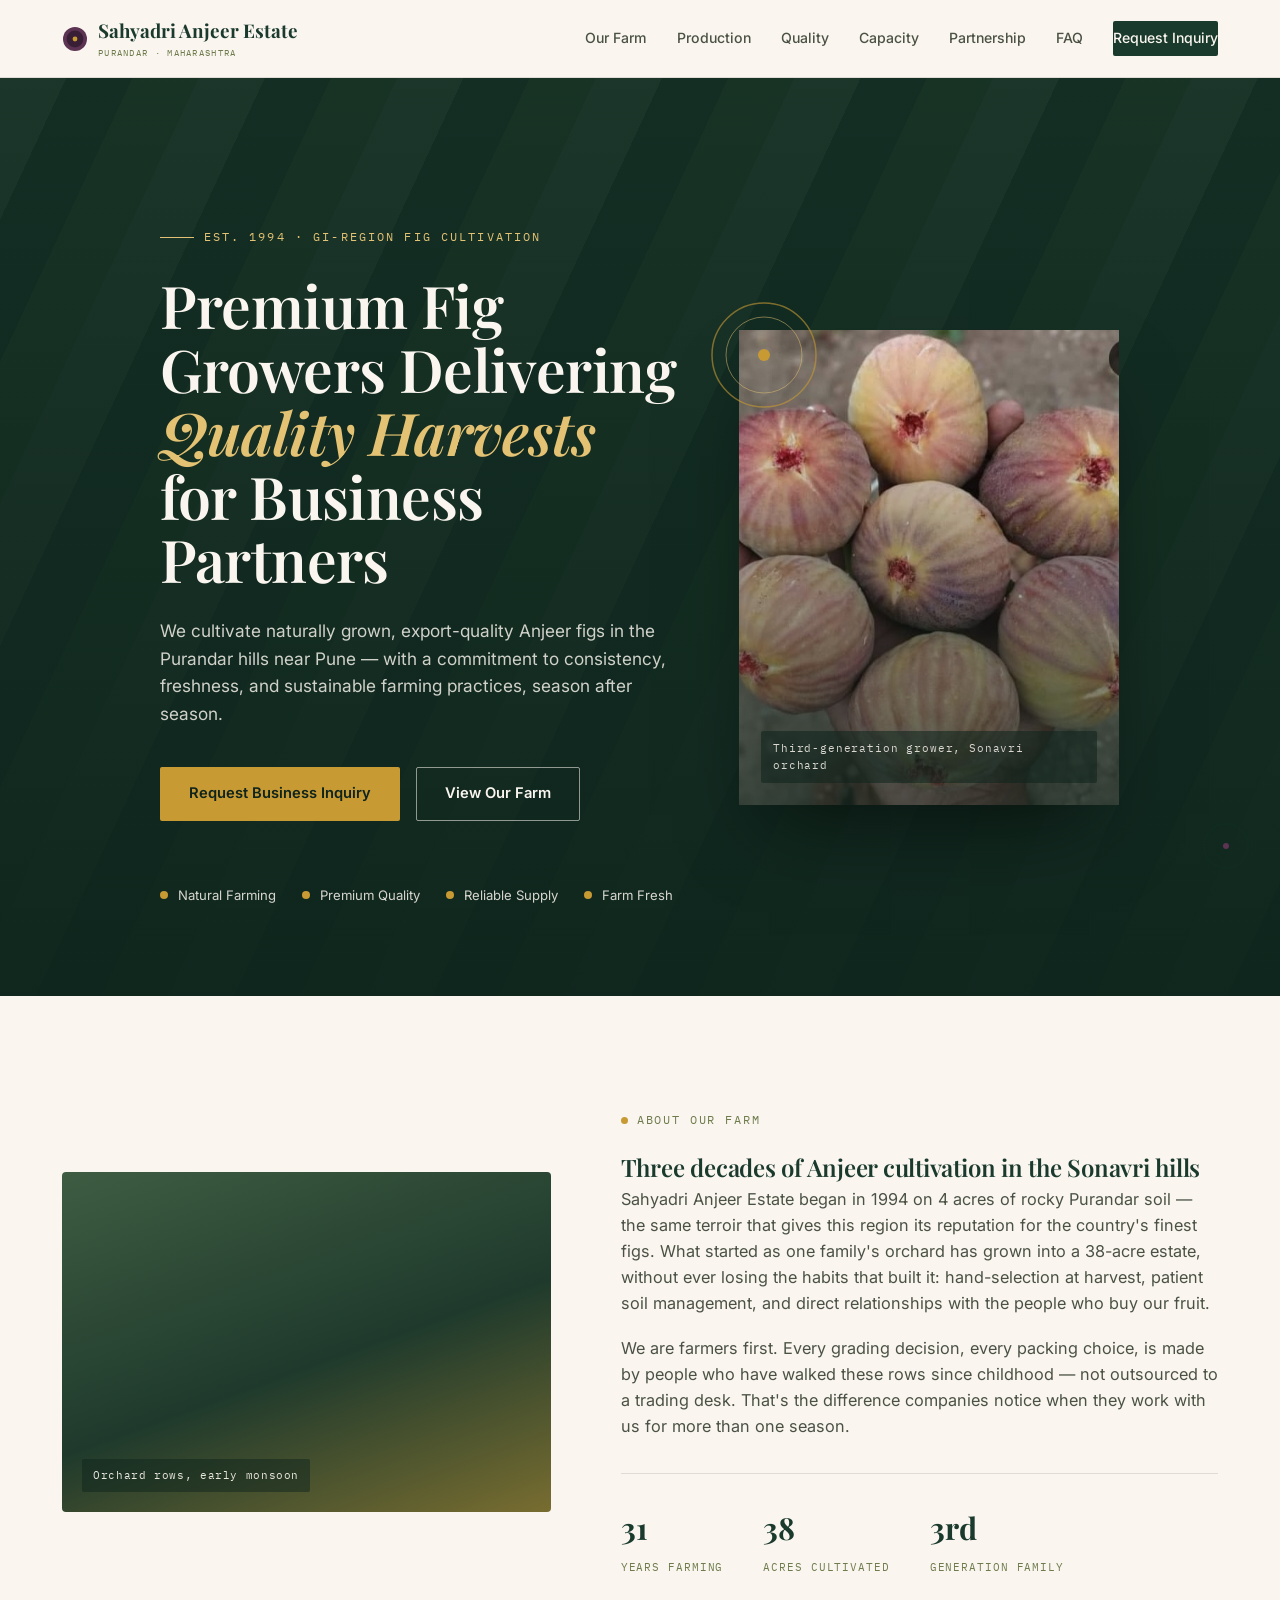
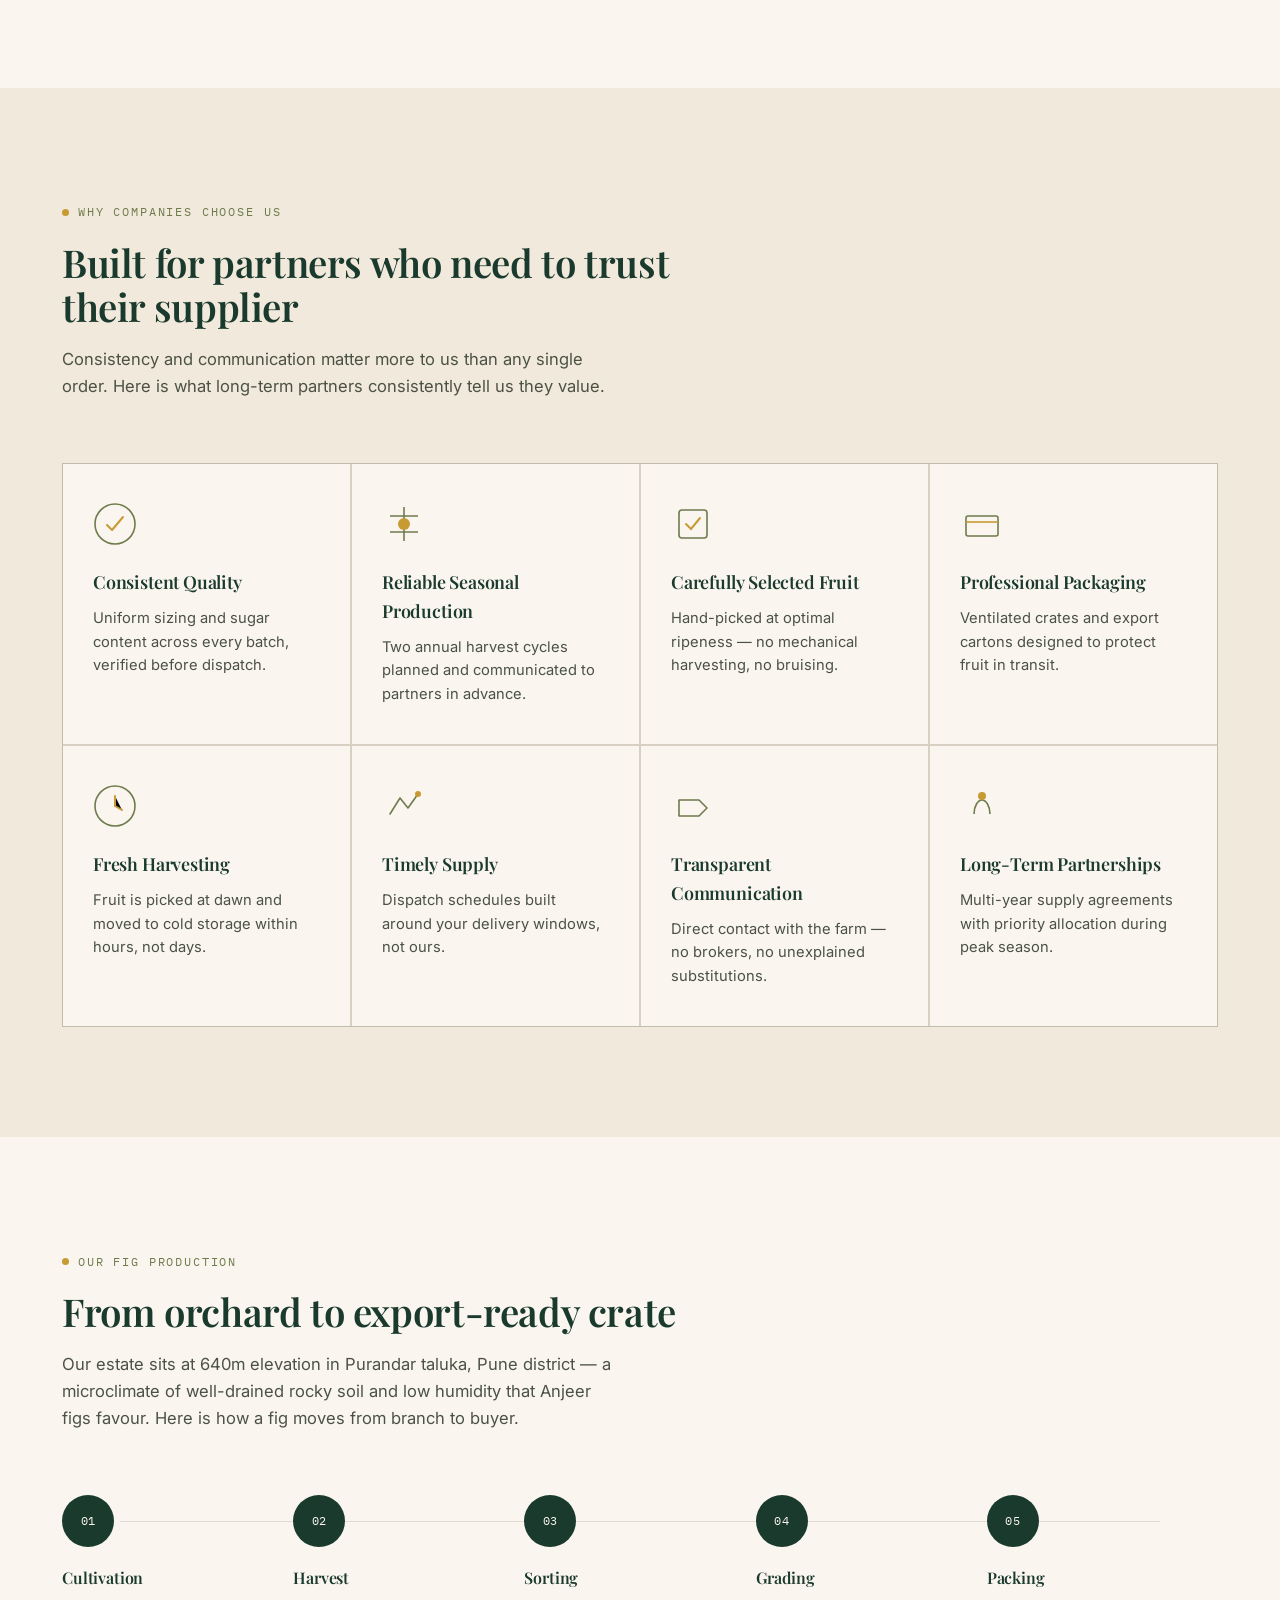
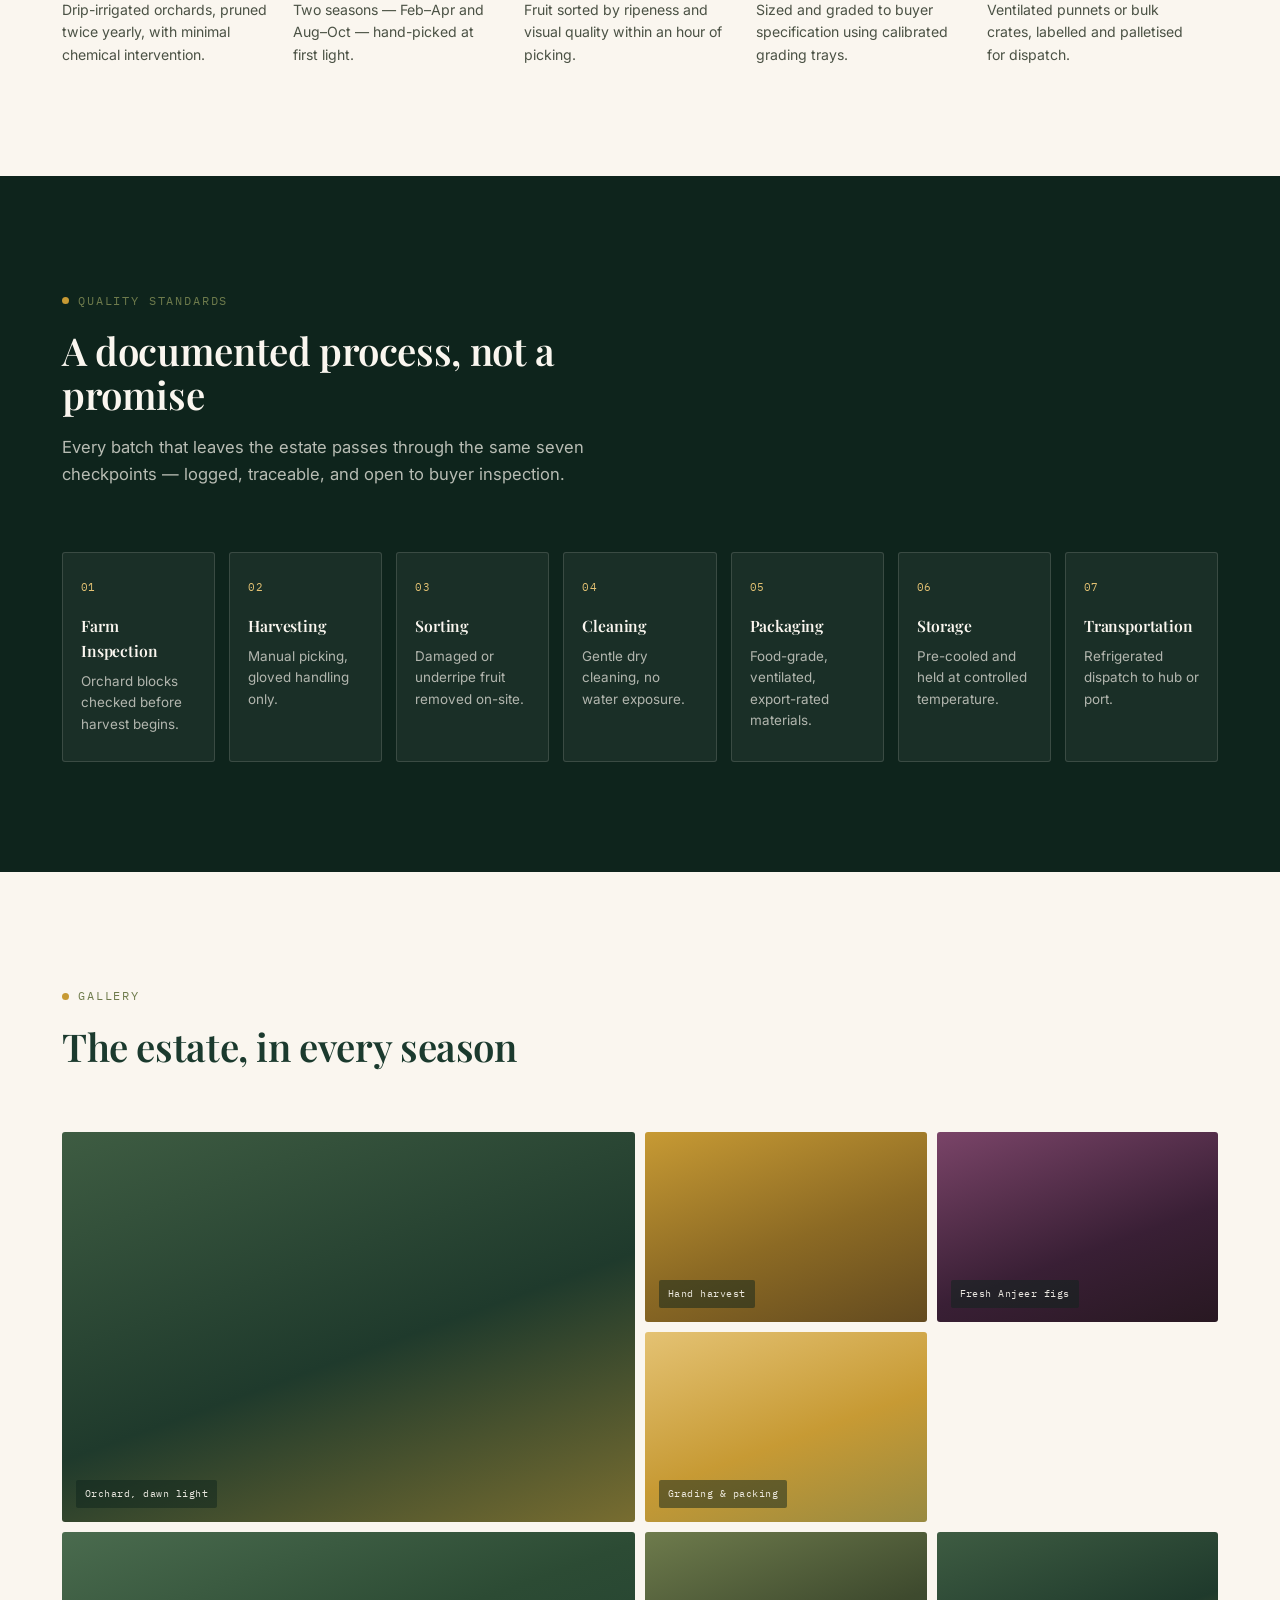
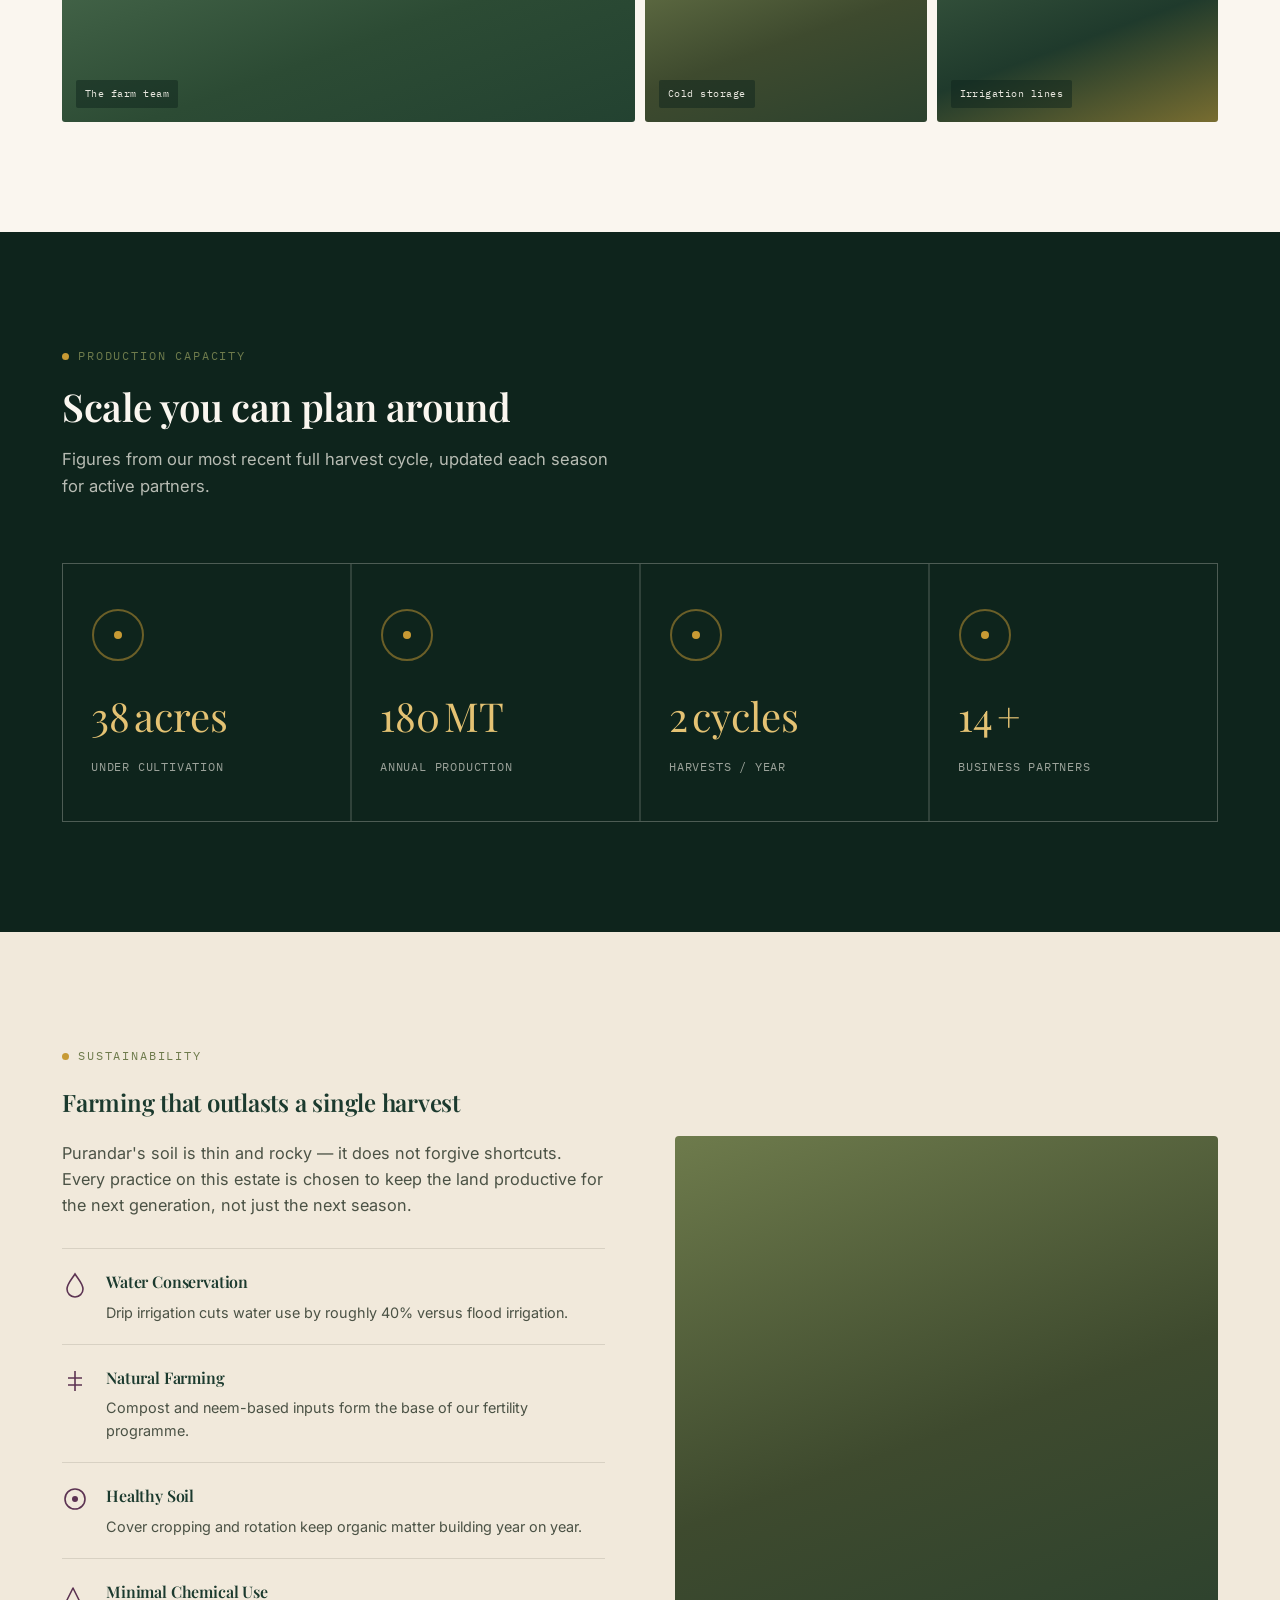
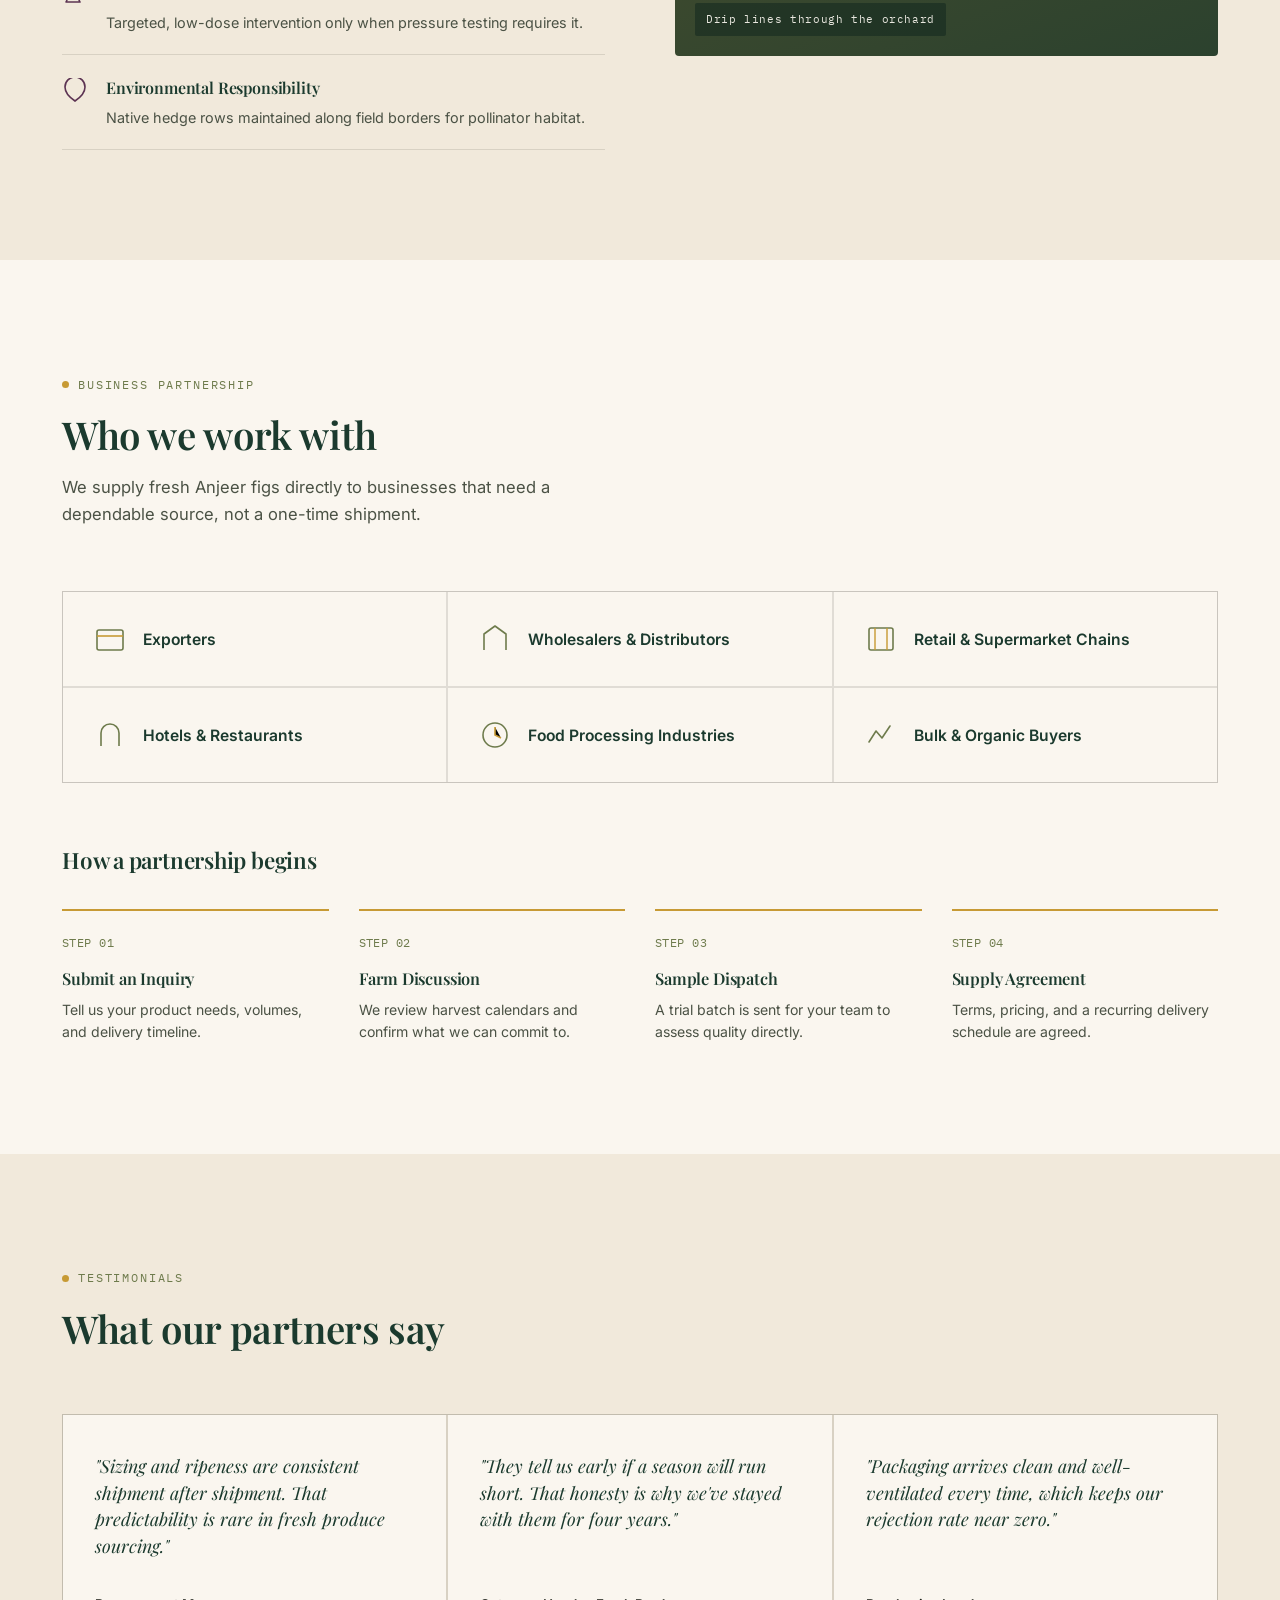
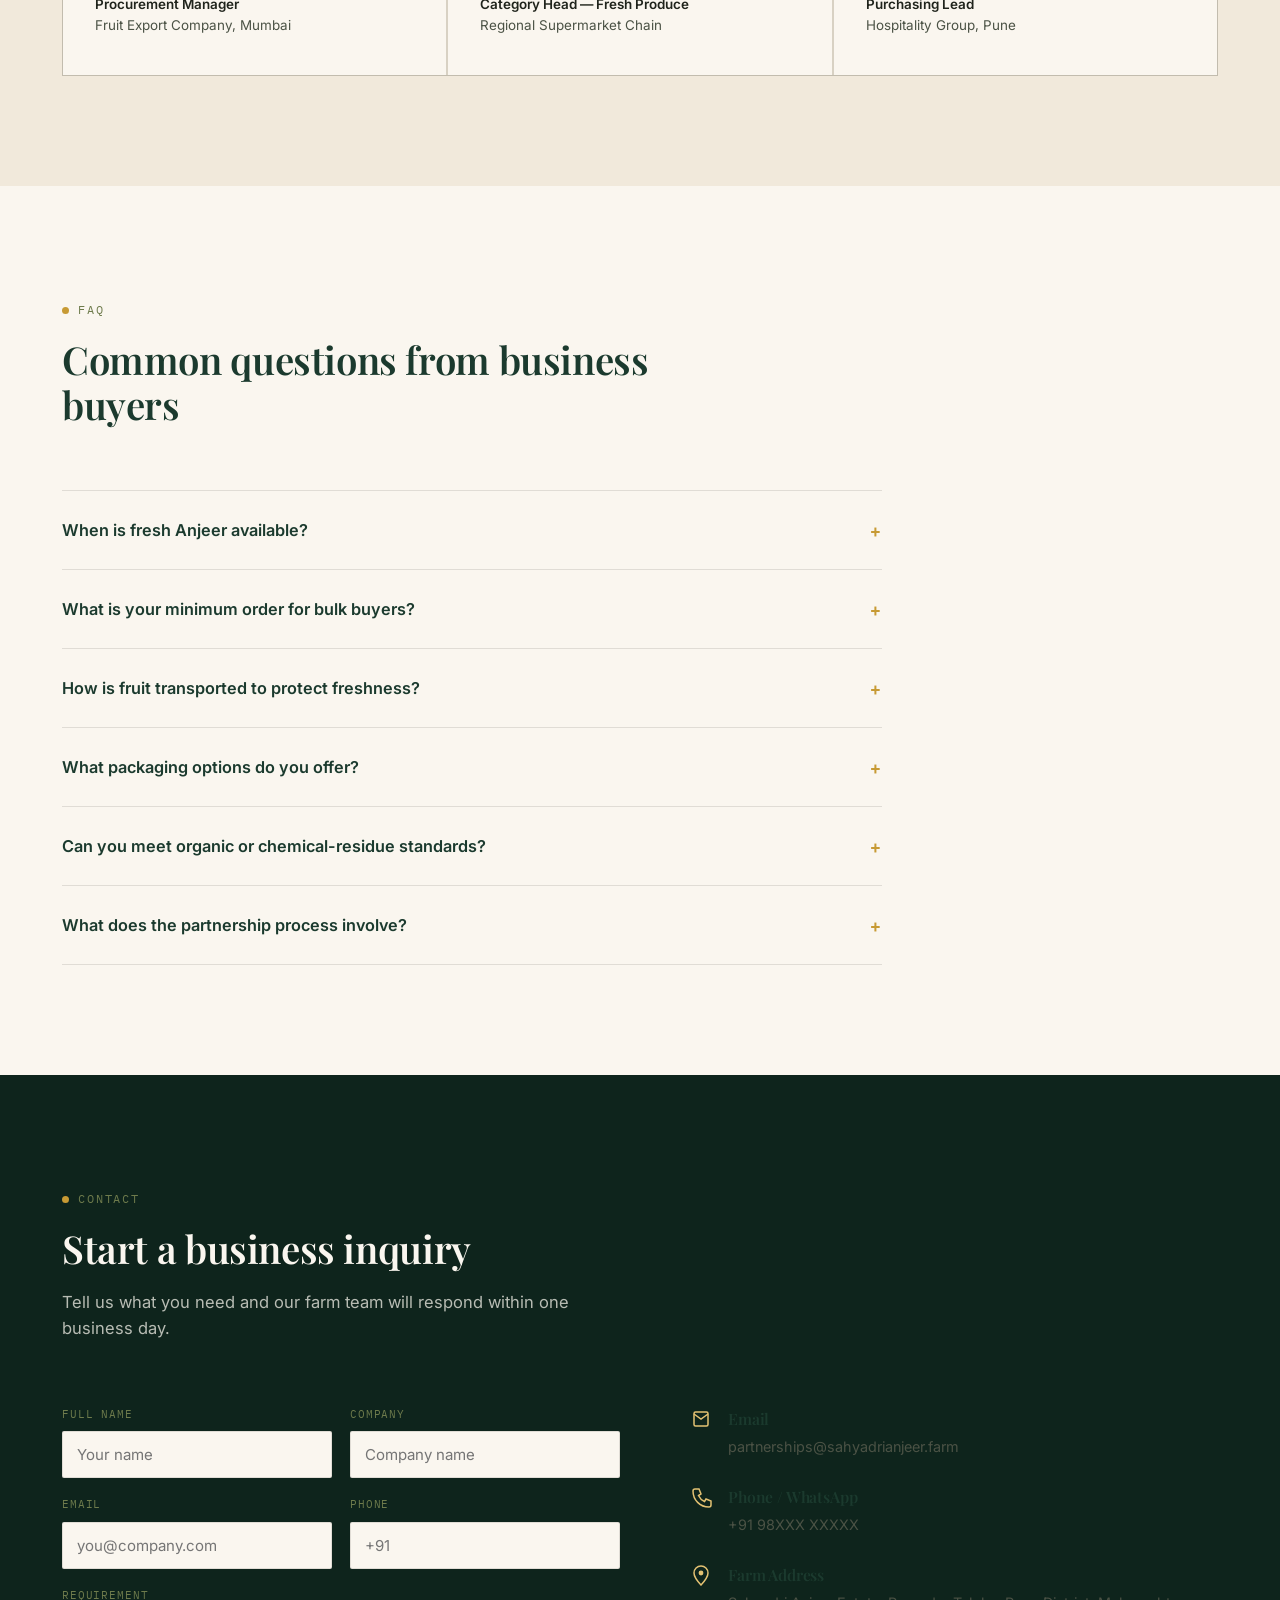
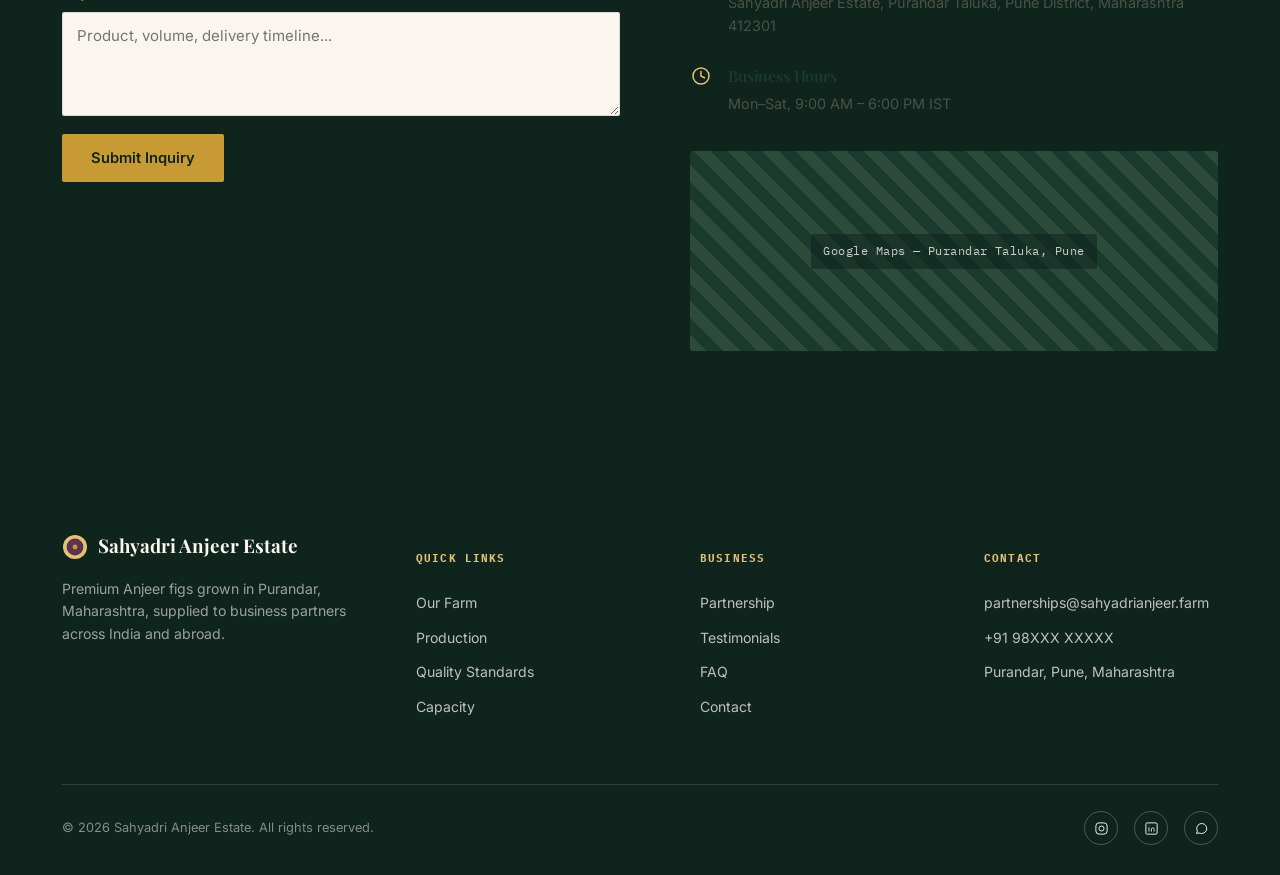
<file: index.html>
<!DOCTYPE html>
<html lang="en">
<head>
<meta charset="UTF-8">
<meta name="viewport" content="width=device-width, initial-scale=1.0">
<title>Sahyadri Anjeer Estate — Premium Fig Growers for Business Partners</title>
<meta name="description" content="Sahyadri Anjeer Estate cultivates export-quality figs (Anjeer) in Purandar, Maharashtra for exporters, wholesalers, retail chains, hotels and food processors. Request a business inquiry.">
<link rel="preconnect" href="https://fonts.googleapis.com">
<link rel="preconnect" href="https://fonts.gstatic.com" crossorigin>
<link href="https://fonts.googleapis.com/css2?family=Playfair+Display:ital,wght@0,500;0,600;0,700;1,500&family=Inter:wght@400;500;600;700&family=IBM+Plex+Mono:wght@400;500&display=swap" rel="stylesheet">
<link rel="stylesheet" href="styles.css">
</head>
<body>

<!-- ============ NAV ============ -->
<nav class="nav">
  <div class="nav-inner">
    <a href="#top" class="brand">
      <svg class="brand-mark" viewBox="0 0 26 26"><circle cx="13" cy="13" r="12" fill="#5C3352"/><circle cx="13" cy="13" r="8.4" fill="#391F35"/><circle cx="13" cy="13" r="2.4" fill="#C79A34"/></svg>
      <span>Sahyadri Anjeer Estate<small>Purandar · Maharashtra</small></span>
    </a>
    <button class="nav-toggle" id="navToggle" aria-label="Toggle menu"><span></span><span></span><span></span></button>
    <div class="nav-links" id="navLinks">
      <a href="#about">Our Farm</a>
      <a href="#production">Production</a>
      <a href="#quality">Quality</a>
      <a href="#capacity">Capacity</a>
      <a href="#partnership">Partnership</a>
      <a href="#faq">FAQ</a>
      <a href="#contact" class="nav-cta">Request Inquiry</a>
    </div>
  </div>
</nav>

<!-- ============ HERO ============ -->
<header class="hero" id="top">
  <div class="wrap hero-grid">
    <div>
      <div class="hero-tag">EST. 1994 · GI-REGION FIG CULTIVATION</div>
      <h1>Premium Fig Growers Delivering <em>Quality Harvests</em> for Business Partners</h1>
      <p class="hero-sub">We cultivate naturally grown, export-quality Anjeer figs in the Purandar hills near Pune — with a commitment to consistency, freshness, and sustainable farming practices, season after season.</p>
      <div class="hero-ctas">
        <a href="#contact" class="btn btn-primary">Request Business Inquiry</a>
        <a href="#about" class="btn btn-ghost">View Our Farm</a>
      </div>
      <div class="hero-badges">
        <div class="hero-badge"><span class="dot"></span>Natural Farming</div>
        <div class="hero-badge"><span class="dot"></span>Premium Quality</div>
        <div class="hero-badge"><span class="dot"></span>Reliable Supply</div>
        <div class="hero-badge"><span class="dot"></span>Farm Fresh</div>
      </div>
    </div>
    <div class="hero-portrait">
      <svg class="portrait-ring" viewBox="0 0 110 110">
        <circle cx="55" cy="55" r="52" fill="none" stroke="#C79A34" stroke-width="1.5" opacity="0.6"/>
        <circle cx="55" cy="55" r="38" fill="none" stroke="#E4C273" stroke-width="1" opacity="0.5"/>
        <circle cx="55" cy="55" r="6" fill="#C79A34"/>
      </svg>
      <div class="portrait-frame">
        <div class="slider">

        <img src="farm1.jpg" class="slide active">

        <img src="farm2.jpg" class="slide active">

        <img src="farm3.jpg" class="slide active">

    </div>
        <span class="cap mono">Third-generation grower, Sonavri orchard</span>
      </div>
    </div>
  </div>
</header>

<!-- ============ ABOUT ============ -->
<section class="section" id="about">
  <div class="wrap">
    <div class="about-grid">
      <div class="reveal">
        <div class="photo-block ph-orchard"><span class="cap mono">Orchard rows, early monsoon</span></div>
      </div>
      <div class="reveal about-copy">
        <div class="eyebrow">About Our Farm</div>
        <h2>Three decades of Anjeer cultivation in the Sonavri hills</h2>
        <p>Sahyadri Anjeer Estate began in 1994 on 4 acres of rocky Purandar soil — the same terroir that gives this region its reputation for the country's finest figs. What started as one family's orchard has grown into a 38-acre estate, without ever losing the habits that built it: hand-selection at harvest, patient soil management, and direct relationships with the people who buy our fruit.</p>
        <p>We are farmers first. Every grading decision, every packing choice, is made by people who have walked these rows since childhood — not outsourced to a trading desk. That's the difference companies notice when they work with us for more than one season.</p>
        <div class="about-stats">
          <div class="about-stat"><b>31</b><span>Years Farming</span></div>
          <div class="about-stat"><b>38</b><span>Acres Cultivated</span></div>
          <div class="about-stat"><b>3rd</b><span>Generation Family</span></div>
        </div>
      </div>
    </div>
  </div>
</section>

<!-- ============ WHY COMPANIES CHOOSE US ============ -->
<section class="section section-cream" id="why">
  <div class="wrap">
    <div class="section-header reveal">
      <div class="eyebrow">Why Companies Choose Us</div>
      <h2>Built for partners who need to trust their supplier</h2>
      <p>Consistency and communication matter more to us than any single order. Here is what long-term partners consistently tell us they value.</p>
    </div>
  </div>
  <div class="wrap">
    <div class="card-grid reveal">
      <div class="card">
        <svg class="card-icon" viewBox="0 0 44 44"><circle cx="22" cy="22" r="20" fill="none" stroke="#6E7B4C" stroke-width="1.6"/><path d="M14 23l5 5 11-13" fill="none" stroke="#C79A34" stroke-width="2" stroke-linecap="round" stroke-linejoin="round"/></svg>
        <h3>Consistent Quality</h3>
        <p>Uniform sizing and sugar content across every batch, verified before dispatch.</p>
      </div>
      <div class="card">
        <svg class="card-icon" viewBox="0 0 44 44"><path d="M22 5v34M8 14h28M8 30h28" stroke="#6E7B4C" stroke-width="1.6"/><circle cx="22" cy="22" r="6" fill="#C79A34"/></svg>
        <h3>Reliable Seasonal Production</h3>
        <p>Two annual harvest cycles planned and communicated to partners in advance.</p>
      </div>
      <div class="card">
        <svg class="card-icon" viewBox="0 0 44 44"><rect x="8" y="8" width="28" height="28" rx="3" fill="none" stroke="#6E7B4C" stroke-width="1.6"/><path d="M15 22l5 5 9-11" fill="none" stroke="#C79A34" stroke-width="2" stroke-linecap="round"/></svg>
        <h3>Carefully Selected Fruit</h3>
        <p>Hand-picked at optimal ripeness — no mechanical harvesting, no bruising.</p>
      </div>
      <div class="card">
        <svg class="card-icon" viewBox="0 0 44 44"><rect x="6" y="14" width="32" height="20" rx="2" fill="none" stroke="#6E7B4C" stroke-width="1.6"/><path d="M6 20h32" stroke="#C79A34" stroke-width="1.6"/></svg>
        <h3>Professional Packaging</h3>
        <p>Ventilated crates and export cartons designed to protect fruit in transit.</p>
      </div>
      <div class="card">
        <svg class="card-icon" viewBox="0 0 44 44"><circle cx="22" cy="22" r="20" fill="none" stroke="#6E7B4C" stroke-width="1.6"/><path d="M22 12v10l7 4" stroke="#C79A34" stroke-width="2" stroke-linecap="round"/></svg>
        <h3>Fresh Harvesting</h3>
        <p>Fruit is picked at dawn and moved to cold storage within hours, not days.</p>
      </div>
      <div class="card">
        <svg class="card-icon" viewBox="0 0 44 44"><path d="M8 30l10-16 8 10 10-14" fill="none" stroke="#6E7B4C" stroke-width="1.6" stroke-linecap="round" stroke-linejoin="round"/><circle cx="36" cy="10" r="3" fill="#C79A34"/></svg>
        <h3>Timely Supply</h3>
        <p>Dispatch schedules built around your delivery windows, not ours.</p>
      </div>
      <div class="card">
        <svg class="card-icon" viewBox="0 0 44 44"><path d="M8 16h20l8 8-8 8H8z" fill="none" stroke="#6E7B4C" stroke-width="1.6" stroke-linejoin="round"/></svg>
        <h3>Transparent Communication</h3>
        <p>Direct contact with the farm — no brokers, no unexplained substitutions.</p>
      </div>
      <div class="card">
        <svg class="card-icon" viewBox="0 0 44 44"><path d="M14 30c0-8 4-14 8-14s8 6 8 14" fill="none" stroke="#6E7B4C" stroke-width="1.6"/><circle cx="22" cy="12" r="4" fill="#C79A34"/></svg>
        <h3>Long-Term Partnerships</h3>
        <p>Multi-year supply agreements with priority allocation during peak season.</p>
      </div>
    </div>
  </div>
</section>

<!-- ============ PRODUCTION ============ -->
<section class="section" id="production">
  <div class="wrap">
    <div class="section-header reveal">
      <div class="eyebrow">Our Fig Production</div>
      <h2>From orchard to export-ready crate</h2>
      <p>Our estate sits at 640m elevation in Purandar taluka, Pune district — a microclimate of well-drained rocky soil and low humidity that Anjeer figs favour. Here is how a fig moves from branch to buyer.</p>
    </div>
    <div class="timeline reveal">
      <div class="t-step">
        <div class="t-num mono">01</div>
        <h4>Cultivation</h4>
        <p>Drip-irrigated orchards, pruned twice yearly, with minimal chemical intervention.</p>
      </div>
      <div class="t-step">
        <div class="t-num mono">02</div>
        <h4>Harvest</h4>
        <p>Two seasons — Feb–Apr and Aug–Oct — hand-picked at first light.</p>
      </div>
      <div class="t-step">
        <div class="t-num mono">03</div>
        <h4>Sorting</h4>
        <p>Fruit sorted by ripeness and visual quality within an hour of picking.</p>
      </div>
      <div class="t-step">
        <div class="t-num mono">04</div>
        <h4>Grading</h4>
        <p>Sized and graded to buyer specification using calibrated grading trays.</p>
      </div>
      <div class="t-step">
        <div class="t-num mono">05</div>
        <h4>Packing</h4>
        <p>Ventilated punnets or bulk crates, labelled and palletised for dispatch.</p>
      </div>
    </div>
  </div>
</section>

<!-- ============ QUALITY STANDARDS ============ -->
<section class="section section-dark" id="quality">
  <div class="wrap">
    <div class="section-header reveal">
      <div class="eyebrow">Quality Standards</div>
      <h2>A documented process, not a promise</h2>
      <p>Every batch that leaves the estate passes through the same seven checkpoints — logged, traceable, and open to buyer inspection.</p>
    </div>
    <div class="quality-grid reveal">
      <div class="q-item"><span class="qn mono">01</span><h4>Farm Inspection</h4><p>Orchard blocks checked before harvest begins.</p></div>
      <div class="q-item"><span class="qn mono">02</span><h4>Harvesting</h4><p>Manual picking, gloved handling only.</p></div>
      <div class="q-item"><span class="qn mono">03</span><h4>Sorting</h4><p>Damaged or underripe fruit removed on-site.</p></div>
      <div class="q-item"><span class="qn mono">04</span><h4>Cleaning</h4><p>Gentle dry cleaning, no water exposure.</p></div>
      <div class="q-item"><span class="qn mono">05</span><h4>Packaging</h4><p>Food-grade, ventilated, export-rated materials.</p></div>
      <div class="q-item"><span class="qn mono">06</span><h4>Storage</h4><p>Pre-cooled and held at controlled temperature.</p></div>
      <div class="q-item"><span class="qn mono">07</span><h4>Transportation</h4><p>Refrigerated dispatch to hub or port.</p></div>
    </div>
  </div>
</section>

<!-- ============ GALLERY ============ -->
<section class="section" id="gallery">
  <div class="wrap">
    <div class="section-header reveal">
      <div class="eyebrow">Gallery</div>
      <h2>The estate, in every season</h2>
    </div>
    <div class="gallery-grid reveal">
      <div class="g-item wide tall ph-orchard"><span class="cap">Orchard, dawn light</span></div>
      <div class="g-item ph-harvest"><span class="cap">Hand harvest</span></div>
      <div class="g-item ph-figskin"><span class="cap">Fresh Anjeer figs</span></div>
      <div class="g-item ph-pack"><span class="cap">Grading &amp; packing</span></div>
      <div class="g-item wide ph-team"><span class="cap">The farm team</span></div>
      <div class="g-item ph-storage"><span class="cap">Cold storage</span></div>
      <div class="g-item ph-orchard"><span class="cap">Irrigation lines</span></div>
    </div>
  </div>
</section>

<!-- ============ CAPACITY ============ -->
<section class="section section-dark" id="capacity">
  <div class="wrap">
    <div class="section-header reveal">
      <div class="eyebrow">Production Capacity</div>
      <h2>Scale you can plan around</h2>
      <p>Figures from our most recent full harvest cycle, updated each season for active partners.</p>
    </div>
    <div class="stats-grid reveal">
      <div class="stat-cell">
        <svg class="ring-wrap" viewBox="0 0 54 54"><circle cx="27" cy="27" r="25" fill="none" stroke="#C79A34" stroke-width="2" opacity="0.5"/><circle cx="27" cy="27" r="4" fill="#C79A34"/></svg>
        <div class="stat-num"><span class="count" data-target="38">0</span><span>acres</span></div>
        <div class="stat-label">Under Cultivation</div>
      </div>
      <div class="stat-cell">
        <svg class="ring-wrap" viewBox="0 0 54 54"><circle cx="27" cy="27" r="25" fill="none" stroke="#C79A34" stroke-width="2" opacity="0.5"/><circle cx="27" cy="27" r="4" fill="#C79A34"/></svg>
        <div class="stat-num"><span class="count" data-target="180">0</span><span>MT</span></div>
        <div class="stat-label">Annual Production</div>
      </div>
      <div class="stat-cell">
        <svg class="ring-wrap" viewBox="0 0 54 54"><circle cx="27" cy="27" r="25" fill="none" stroke="#C79A34" stroke-width="2" opacity="0.5"/><circle cx="27" cy="27" r="4" fill="#C79A34"/></svg>
        <div class="stat-num"><span class="count" data-target="2">0</span><span>cycles</span></div>
        <div class="stat-label">Harvests / Year</div>
      </div>
      <div class="stat-cell">
        <svg class="ring-wrap" viewBox="0 0 54 54"><circle cx="27" cy="27" r="25" fill="none" stroke="#C79A34" stroke-width="2" opacity="0.5"/><circle cx="27" cy="27" r="4" fill="#C79A34"/></svg>
        <div class="stat-num"><span class="count" data-target="14">0</span><span>+</span></div>
        <div class="stat-label">Business Partners</div>
      </div>
    </div>
  </div>
</section>

<!-- ============ SUSTAINABILITY ============ -->
<section class="section section-cream" id="sustainability">
  <div class="wrap">
    <div class="sustain-grid">
      <div class="reveal">
        <div class="eyebrow">Sustainability</div>
        <h2>Farming that outlasts a single harvest</h2>
        <p style="margin-top:18px;color:var(--ink-soft);font-size:1.02rem;">Purandar's soil is thin and rocky — it does not forgive shortcuts. Every practice on this estate is chosen to keep the land productive for the next generation, not just the next season.</p>
        <ul class="sustain-list" style="margin-top:30px;">
          <li>
            <svg class="s-icon" viewBox="0 0 26 26"><path d="M13 2c4 6 8 10 8 15a8 8 0 01-16 0c0-5 4-9 8-15z" fill="none" stroke="#5C3352" stroke-width="1.6"/></svg>
            <div><h4>Water Conservation</h4><p>Drip irrigation cuts water use by roughly 40% versus flood irrigation.</p></div>
          </li>
          <li>
            <svg class="s-icon" viewBox="0 0 26 26"><path d="M13 3v20M6 10h14M6 17h14" stroke="#5C3352" stroke-width="1.6"/></svg>
            <div><h4>Natural Farming</h4><p>Compost and neem-based inputs form the base of our fertility programme.</p></div>
          </li>
          <li>
            <svg class="s-icon" viewBox="0 0 26 26"><circle cx="13" cy="13" r="10" fill="none" stroke="#5C3352" stroke-width="1.6"/><circle cx="13" cy="13" r="3" fill="#5C3352"/></svg>
            <div><h4>Healthy Soil</h4><p>Cover cropping and rotation keep organic matter building year on year.</p></div>
          </li>
          <li>
            <svg class="s-icon" viewBox="0 0 26 26"><path d="M4 20l7-14 7 14z" fill="none" stroke="#5C3352" stroke-width="1.6" stroke-linejoin="round"/></svg>
            <div><h4>Minimal Chemical Use</h4><p>Targeted, low-dose intervention only when pressure testing requires it.</p></div>
          </li>
          <li>
            <svg class="s-icon" viewBox="0 0 26 26"><path d="M13 23c6-4 10-9 10-14a10 10 0 00-20 0c0 5 4 10 10 14z" fill="none" stroke="#5C3352" stroke-width="1.6"/></svg>
            <div><h4>Environmental Responsibility</h4><p>Native hedge rows maintained along field borders for pollinator habitat.</p></div>
          </li>
        </ul>
      </div>
      <div class="reveal">
        <div class="photo-block ph-storage" style="min-height:520px;"><span class="cap mono">Drip lines through the orchard</span></div>
      </div>
    </div>
  </div>
</section>

<!-- ============ PARTNERSHIP ============ -->
<section class="section" id="partnership">
  <div class="wrap">
    <div class="section-header reveal">
      <div class="eyebrow">Business Partnership</div>
      <h2>Who we work with</h2>
      <p>We supply fresh Anjeer figs directly to businesses that need a dependable source, not a one-time shipment.</p>
    </div>
    <div class="partner-grid reveal">
      <div class="partner-card"><svg class="p-mark" viewBox="0 0 34 34"><rect x="4" y="8" width="26" height="20" rx="2" fill="none" stroke="#6E7B4C" stroke-width="1.6"/><path d="M4 14h26" stroke="#C79A34" stroke-width="1.6"/></svg><span>Exporters</span></div>
      <div class="partner-card"><svg class="p-mark" viewBox="0 0 34 34"><path d="M6 28V12l11-8 11 8v16" fill="none" stroke="#6E7B4C" stroke-width="1.6" stroke-linejoin="round"/></svg><span>Wholesalers &amp; Distributors</span></div>
      <div class="partner-card"><svg class="p-mark" viewBox="0 0 34 34"><rect x="5" y="6" width="24" height="22" rx="2" fill="none" stroke="#6E7B4C" stroke-width="1.6"/><path d="M11 6v22M23 6v22" stroke="#C79A34" stroke-width="1.4"/></svg><span>Retail &amp; Supermarket Chains</span></div>
      <div class="partner-card"><svg class="p-mark" viewBox="0 0 34 34"><path d="M8 28V15a9 9 0 0118 0v13" fill="none" stroke="#6E7B4C" stroke-width="1.6"/></svg><span>Hotels &amp; Restaurants</span></div>
      <div class="partner-card"><svg class="p-mark" viewBox="0 0 34 34"><circle cx="17" cy="17" r="12" fill="none" stroke="#6E7B4C" stroke-width="1.6"/><path d="M17 9v8l6 3" stroke="#C79A34" stroke-width="1.6"/></svg><span>Food Processing Industries</span></div>
      <div class="partner-card"><svg class="p-mark" viewBox="0 0 34 34"><path d="M5 24l7-11 6 7 8-12" fill="none" stroke="#6E7B4C" stroke-width="1.6" stroke-linecap="round" stroke-linejoin="round"/></svg><span>Bulk &amp; Organic Buyers</span></div>
    </div>

    <div class="reveal">
      <h3 style="margin-bottom:30px;font-size:1.4rem;">How a partnership begins</h3>
      <div class="steps-row">
        <div class="step-card">
          <span class="s-num mono">STEP 01</span>
          <h4>Submit an Inquiry</h4>
          <p>Tell us your product needs, volumes, and delivery timeline.</p>
        </div>
        <div class="step-card">
          <span class="s-num mono">STEP 02</span>
          <h4>Farm Discussion</h4>
          <p>We review harvest calendars and confirm what we can commit to.</p>
        </div>
        <div class="step-card">
          <span class="s-num mono">STEP 03</span>
          <h4>Sample Dispatch</h4>
          <p>A trial batch is sent for your team to assess quality directly.</p>
        </div>
        <div class="step-card">
          <span class="s-num mono">STEP 04</span>
          <h4>Supply Agreement</h4>
          <p>Terms, pricing, and a recurring delivery schedule are agreed.</p>
        </div>
      </div>
    </div>
  </div>
</section>

<!-- ============ TESTIMONIALS ============ -->
<section class="section section-cream" id="testimonials">
  <div class="wrap">
    <div class="section-header reveal">
      <div class="eyebrow">Testimonials</div>
      <h2>What our partners say</h2>
    </div>
    <div class="testi-track reveal">
      <div class="testi">
        <blockquote>"Sizing and ripeness are consistent shipment after shipment. That predictability is rare in fresh produce sourcing."</blockquote>
        <footer><b>Procurement Manager</b>Fruit Export Company, Mumbai</footer>
      </div>
      <div class="testi">
        <blockquote>"They tell us early if a season will run short. That honesty is why we've stayed with them for four years."</blockquote>
        <footer><b>Category Head — Fresh Produce</b>Regional Supermarket Chain</footer>
      </div>
      <div class="testi">
        <blockquote>"Packaging arrives clean and well-ventilated every time, which keeps our rejection rate near zero."</blockquote>
        <footer><b>Purchasing Lead</b>Hospitality Group, Pune</footer>
      </div>
    </div>
  </div>
</section>

<!-- ============ FAQ ============ -->
<section class="section" id="faq">
  <div class="wrap">
    <div class="section-header reveal">
      <div class="eyebrow">FAQ</div>
      <h2>Common questions from business buyers</h2>
    </div>
    <div class="faq-list reveal" id="faqList">
      <div class="faq-item">
        <button class="faq-q">When is fresh Anjeer available? <span class="plus mono">+</span></button>
        <div class="faq-a"><div class="faq-a-inner">We harvest twice yearly, roughly February–April and August–October. We can advise exact windows based on the current season.</div></div>
      </div>
      <div class="faq-item">
        <button class="faq-q">What is your minimum order for bulk buyers? <span class="plus mono">+</span></button>
        <div class="faq-a"><div class="faq-a-inner">Minimum order volumes depend on the season and product grade. Share your requirement through the inquiry form and we'll confirm what we can supply.</div></div>
      </div>
      <div class="faq-item">
        <button class="faq-q">How is fruit transported to protect freshness? <span class="plus mono">+</span></button>
        <div class="faq-a"><div class="faq-a-inner">Fruit is pre-cooled after grading and moved in refrigerated vehicles to the nearest hub or port, minimising time between harvest and cold chain entry.</div></div>
      </div>
      <div class="faq-item">
        <button class="faq-q">What packaging options do you offer? <span class="plus mono">+</span></button>
        <div class="faq-a"><div class="faq-a-inner">We supply ventilated retail punnets, bulk crates, and export cartons, and can adapt to a partner's specified packaging standard where volumes allow.</div></div>
      </div>
      <div class="faq-item">
        <button class="faq-q">Can you meet organic or chemical-residue standards? <span class="plus mono">+</span></button>
        <div class="faq-a"><div class="faq-a-inner">Our cultivation relies on minimal, targeted chemical use. Share your specific certification or residue requirement and we will confirm compatibility before agreeing terms.</div></div>
      </div>
      <div class="faq-item">
        <button class="faq-q">What does the partnership process involve? <span class="plus mono">+</span></button>
        <div class="faq-a"><div class="faq-a-inner">It starts with an inquiry, followed by a discussion of your volumes and timeline, a sample dispatch, and finally a supply agreement with an agreed delivery schedule.</div></div>
      </div>
    </div>
  </div>
</section>

<!-- ============ CONTACT ============ -->
<section class="section section-dark" id="contact">
  <div class="wrap">
    <div class="section-header reveal">
      <div class="eyebrow">Contact</div>
      <h2>Start a business inquiry</h2>
      <p>Tell us what you need and our farm team will respond within one business day.</p>
    </div>
    <div class="contact-grid">
      <form class="reveal" onsubmit="event.preventDefault(); this.querySelector('.submit-note').style.display='block';">
        <div class="form-row">
          <div class="field"><label>Full Name</label><input type="text" required placeholder="Your name"></div>
          <div class="field"><label>Company</label><input type="text" required placeholder="Company name"></div>
        </div>
        <div class="form-row">
          <div class="field"><label>Email</label><input type="email" required placeholder="you@company.com"></div>
          <div class="field"><label>Phone</label><input type="tel" required placeholder="+91"></div>
        </div>
        <div class="form-row">
          <div class="field full">
            <label>Requirement</label>
            <textarea rows="4" placeholder="Product, volume, delivery timeline..."></textarea>
          </div>
        </div>
        <button type="submit" class="btn btn-primary">Submit Inquiry</button>
        <p class="submit-note mono" style="display:none;margin-top:16px;font-size:0.78rem;color:var(--gold-light);">Thank you — this is a design preview form. Connect it to your email or CRM to go live.</p>
      </form>
      <div class="reveal contact-info">
        <div class="info-row">
          <svg class="i-icon" viewBox="0 0 22 22"><path d="M4 6l7 5 7-5" stroke="#E4C273" stroke-width="1.5" fill="none"/><rect x="4" y="4" width="14" height="14" rx="1.5" fill="none" stroke="#E4C273" stroke-width="1.5"/></svg>
          <div><h4>Email</h4><p>partnerships@sahyadrianjeer.farm</p></div>
        </div>
        <div class="info-row">
          <svg class="i-icon" viewBox="0 0 22 22"><path d="M5 3h4l2 5-2.5 1.5a12 12 0 006 6L16 13l5 2v4a2 2 0 01-2 2C10 21 3 14 3 5a2 2 0 012-2z" fill="none" stroke="#E4C273" stroke-width="1.5"/></svg>
          <div><h4>Phone / WhatsApp</h4><p>+91 98XXX XXXXX</p></div>
        </div>
        <div class="info-row">
          <svg class="i-icon" viewBox="0 0 22 22"><path d="M11 21s7-7.5 7-12a7 7 0 10-14 0c0 4.5 7 12 7 12z" fill="none" stroke="#E4C273" stroke-width="1.5"/><circle cx="11" cy="9" r="2.4" fill="#E4C273"/></svg>
          <div><h4>Farm Address</h4><p>Sahyadri Anjeer Estate, Purandar Taluka, Pune District, Maharashtra 412301</p></div>
        </div>
        <div class="info-row">
          <svg class="i-icon" viewBox="0 0 22 22"><circle cx="11" cy="11" r="8" fill="none" stroke="#E4C273" stroke-width="1.5"/><path d="M11 6v5l4 2" stroke="#E4C273" stroke-width="1.5"/></svg>
          <div><h4>Business Hours</h4><p>Mon–Sat, 9:00 AM – 6:00 PM IST</p></div>
        </div>
        <div class="map-block"><span class="mono">Google Maps — Purandar Taluka, Pune</span></div>
      </div>
    </div>
  </div>
</section>

<!-- ============ FOOTER ============ -->
<footer class="site-footer">
  <div class="wrap">
    <div class="footer-grid">
      <div class="footer-brand">
        <div class="brand" style="color:var(--warm-white);">
          <svg class="brand-mark" viewBox="0 0 26 26"><circle cx="13" cy="13" r="12" fill="#E4C273"/><circle cx="13" cy="13" r="8.4" fill="#5C3352"/><circle cx="13" cy="13" r="2.4" fill="#C79A34"/></svg>
          <span>Sahyadri Anjeer Estate</span>
        </div>
        <p>Premium Anjeer figs grown in Purandar, Maharashtra, supplied to business partners across India and abroad.</p>
      </div>
      <div class="footer-col">
        <h5>Quick Links</h5>
        <a href="#about">Our Farm</a>
        <a href="#production">Production</a>
        <a href="#quality">Quality Standards</a>
        <a href="#capacity">Capacity</a>
      </div>
      <div class="footer-col">
        <h5>Business</h5>
        <a href="#partnership">Partnership</a>
        <a href="#testimonials">Testimonials</a>
        <a href="#faq">FAQ</a>
        <a href="#contact">Contact</a>
      </div>
      <div class="footer-col">
        <h5>Contact</h5>
        <a href="mailto:partnerships@sahyadrianjeer.farm">partnerships@sahyadrianjeer.farm</a>
        <a href="tel:+9198XXXXXXXX">+91 98XXX XXXXX</a>
        <a href="#contact">Purandar, Pune, Maharashtra</a>
      </div>
    </div>
    <div class="footer-bottom">
      <span>© 2026 Sahyadri Anjeer Estate. All rights reserved.</span>
      <div class="socials">
        <a href="#" aria-label="Instagram"><svg width="15" height="15" viewBox="0 0 24 24"><rect x="3" y="3" width="18" height="18" rx="5" fill="none" stroke="#FAF6EF" stroke-width="1.5"/><circle cx="12" cy="12" r="4" fill="none" stroke="#FAF6EF" stroke-width="1.5"/></svg></a>
        <a href="#" aria-label="LinkedIn"><svg width="15" height="15" viewBox="0 0 24 24"><rect x="3" y="3" width="18" height="18" rx="2" fill="none" stroke="#FAF6EF" stroke-width="1.5"/><path d="M8 10v7M8 7v.5M12 17v-4a2 2 0 014 0v4" stroke="#FAF6EF" stroke-width="1.4"/></svg></a>
        <a href="#" aria-label="WhatsApp"><svg width="15" height="15" viewBox="0 0 24 24"><path d="M4 20l1.4-4A8 8 0 1112 20a8 8 0 01-4-1z" fill="none" stroke="#FAF6EF" stroke-width="1.5"/></svg></a>
      </div>
    </div>
  </div>
</footer>

<div class="progress-ring" aria-hidden="true">
  <svg width="52" height="52" viewBox="0 0 52 52">
    <circle class="bg" cx="26" cy="26" r="22"></circle>
    <circle class="fg" id="progressCircle" cx="26" cy="26" r="22" stroke-dasharray="138.2" stroke-dashoffset="138.2"></circle>
    <circle class="center-dot" cx="26" cy="26" r="3"></circle>
  </svg>
</div>

<script src="script.js"></script>
</body>
</html>
</file>
<file: styles.css>
:root{
    --forest:#1B3A2E;
    --forest-dark:#0E241C;
    --olive:#6E7B4C;
    --olive-light:#98A579;
    --fig:#5C3352;
    --fig-deep:#391F35;
    --warm-white:#FAF6EF;
    --cream:#F1E9DB;
    --gold:#C79A34;
    --gold-light:#E4C273;
    --ink:#20241C;
    --ink-soft:#4B5245;
    --line: rgba(32,36,28,0.12);
    --radius: 4px;
    --ease: cubic-bezier(.22,.68,0,1);
  }
  *{box-sizing:border-box;}
  html{scroll-behavior:smooth;}
  @media (prefers-reduced-motion: reduce){
    html{scroll-behavior:auto;}
    *{animation-duration:0.001ms !important; animation-iteration-count:1 !important; transition-duration:0.001ms !important;}
  }
  body{
    margin:0;
    font-family:'Inter',sans-serif;
    color:var(--ink);
    background:var(--warm-white);
    line-height:1.6;
    -webkit-font-smoothing:antialiased;
  }
  img,svg{display:block;max-width:100%;}
  a{color:inherit;text-decoration:none;}
  h1,h2,h3,h4{font-family:'Playfair Display',serif;font-weight:600;margin:0;color:var(--forest);letter-spacing:-0.01em;}
  p{margin:0;}
  ul{margin:0;padding:0;list-style:none;}
  button{font-family:inherit;cursor:pointer;}
  .mono{font-family:'IBM Plex Mono',monospace;letter-spacing:0.04em;}
  .wrap{max-width:1220px;margin:0 auto;padding:0 32px;}
  section{position:relative;}
  ::selection{background:var(--gold-light);color:var(--forest-dark);}

  /* -------- Fig ring signature motif -------- */
  .fig-ring{
    border-radius:50%;
    background:
      radial-gradient(circle at 50% 50%, var(--gold) 0 6%, transparent 6.2%),
      repeating-radial-gradient(circle at 50% 50%, var(--fig) 0 4%, var(--fig-deep) 4% 8%);
    box-shadow: inset 0 0 0 2px rgba(250,246,239,0.15);
  }

  /* -------- Nav -------- */
  .nav{
    position:sticky; top:0; z-index:100;
    background:rgba(250,246,239,0.9);
    backdrop-filter:blur(10px);
    border-bottom:1px solid var(--line);
    transition:background .3s var(--ease);
  }
  .nav-inner{display:flex;align-items:center;justify-content:space-between;padding:16px 32px;max-width:1220px;margin:0 auto;}
  .brand{display:flex;align-items:center;gap:10px;font-family:'Playfair Display',serif;font-weight:700;font-size:1.18rem;color:var(--forest);}
  .brand-mark{width:26px;height:26px;flex:none;}
  .brand small{display:block;font-family:'IBM Plex Mono',monospace;font-weight:400;font-size:0.58rem;letter-spacing:0.14em;color:var(--olive);text-transform:uppercase;}
  .nav-links{display:flex;gap:30px;align-items:center;}
  .nav-links a{font-size:0.88rem;font-weight:500;color:var(--ink-soft);padding:6px 0;border-bottom:1px solid transparent;transition:border-color .25s,color .25s;}
  .nav-links a:hover{color:var(--forest);border-color:var(--gold);}
  .nav-cta{background:var(--forest);color:var(--warm-white)!important;padding:10px 20px;border-radius:2px;font-size:0.84rem;font-weight:600;transition:background .25s var(--ease), transform .25s var(--ease);}
  .nav-cta:hover{background:var(--fig);transform:translateY(-1px);}
  .nav-toggle{display:none;background:none;border:none;padding:6px;}
  .nav-toggle span{display:block;width:22px;height:2px;background:var(--forest);margin:5px 0;}

  /* -------- Buttons -------- */
  .btn{display:inline-flex;align-items:center;gap:10px;padding:14px 28px;font-size:0.92rem;font-weight:600;border-radius:2px;transition:all .28s var(--ease);border:1px solid transparent;}
  .btn-primary{background:var(--gold);color:var(--forest-dark);}
  .btn-primary:hover{background:var(--gold-light);transform:translateY(-2px);box-shadow:0 10px 24px -8px rgba(199,154,52,0.55);}
  .btn-ghost{border-color:rgba(250,246,239,0.55);color:var(--warm-white);}
  .btn-ghost:hover{border-color:var(--warm-white);background:rgba(250,246,239,0.08);}
  .btn-outline{border-color:var(--forest);color:var(--forest);}
  .btn-outline:hover{background:var(--forest);color:var(--warm-white);}

  /* -------- Eyebrow / labels -------- */
  .eyebrow{display:inline-flex;align-items:center;gap:9px;font-family:'IBM Plex Mono',monospace;font-size:0.72rem;letter-spacing:0.16em;text-transform:uppercase;color:var(--olive);margin-bottom:18px;}
  .eyebrow::before{content:"";width:7px;height:7px;border-radius:50%;background:var(--gold);flex:none;}

  /* -------- Hero -------- */
  .hero{
    min-height:100vh;
    display:flex;align-items:center;
    background:
      linear-gradient(180deg, rgba(14,36,28,0.55) 0%, rgba(14,36,28,0.78) 60%, rgba(14,36,28,0.92) 100%),
      repeating-linear-gradient(115deg, #2C4B3B 0 60px, #1B3A2E 60px 120px, #24462F 120px 180px);
    position:relative;overflow:hidden;color:var(--warm-white);padding:150px 0 90px;
  }
  .hero::after{
    content:"";position:absolute;right:-160px;top:-160px;width:640px;height:640px;
    opacity:0.16;
  }
  .hero-grid{display:grid;grid-template-columns:1.15fr 0.85fr;gap:60px;align-items:center;position:relative;z-index:2;}
  .hero-tag{font-family:'IBM Plex Mono',monospace;font-size:0.74rem;letter-spacing:0.18em;text-transform:uppercase;color:var(--gold-light);margin-bottom:26px;display:flex;align-items:center;gap:10px;}
  .hero-tag::before{content:"";width:34px;height:1px;background:var(--gold-light);}
  .hero h1{font-size:clamp(2.4rem,4.6vw,3.9rem);line-height:1.08;color:var(--warm-white);max-width:14ch;}
  .hero h1 em{font-style:italic;color:var(--gold-light);}
  .hero-sub{margin-top:26px;font-size:1.08rem;color:rgba(250,246,239,0.82);max-width:46ch;font-weight:400;}
  .hero-ctas{display:flex;gap:16px;margin-top:40px;flex-wrap:wrap;}
  .hero-badges{display:flex;gap:26px;margin-top:64px;flex-wrap:wrap;}
  .hero-badge{display:flex;align-items:center;gap:10px;font-size:0.82rem;color:rgba(250,246,239,0.85);}
  .hero-badge .dot{width:8px;height:8px;border-radius:50%;background:var(--gold);flex:none;}
  .hero-portrait{position:relative;justify-self:center;}
  .portrait-frame{
    width:100%;max-width:380px;aspect-ratio:4/5;border-radius:4px;position:relative;
    background:linear-gradient(150deg,#4A6B4E 0%, #2C4B34 45%, #5C3352 100%);
    box-shadow:0 40px 80px -30px rgba(0,0,0,0.6);
    display:flex;align-items:flex-end;padding:22px;
  }
  .portrait-frame .cap{font-family:'IBM Plex Mono',monospace;font-size:0.66rem;letter-spacing:0.08em;color:rgba(250,246,239,0.85);background:rgba(14,36,28,0.55);padding:9px 12px;border-radius:2px;}
  .portrait-ring{position:absolute;width:110px;height:110px;top:-30px;left:-30px;z-index:3;}
  .slider{

position:absolute;
inset:0;

overflow:hidden;

}


.slide{

position:absolute;

width:100%;
height:100%;

object-fit:cover;

opacity:0;

transition:opacity 1s ease;

}


.slide.active{

opacity:1;

}


/* dark overlay */

.portrait-frame::after{

content:"";

position:absolute;

inset:0;

background:
linear-gradient(
transparent,
rgba(14,36,28,.65)
);

}


.portrait-frame .cap{

position:relative;
z-index:3;

}

  /* -------- Section shells -------- */
  .section{padding:110px 0;}
  .section-tight{padding:90px 0;}
  .section-dark{background:var(--forest-dark);color:var(--warm-white);}
  .section-dark h2, .section-dark h3{color:var(--warm-white);}
  .section-cream{background:var(--cream);}
  .section-header{max-width:640px;margin-bottom:64px;}
  .section-header h2{font-size:clamp(1.9rem,3vw,2.6rem);line-height:1.15;}
  .section-header p{margin-top:18px;font-size:1.04rem;color:var(--ink-soft);max-width:56ch;}
  .section-dark .section-header p{color:rgba(250,246,239,0.72);}

  /* -------- About -------- */
  .about-grid{display:grid;grid-template-columns:0.9fr 1.1fr;gap:70px;align-items:center;}
  .photo-block{
    border-radius:4px;position:relative;overflow:hidden;
    display:flex;align-items:flex-end;padding:20px;min-height:340px;
  }
  .photo-block .cap{font-family:'IBM Plex Mono',monospace;font-size:0.66rem;letter-spacing:0.06em;color:rgba(250,246,239,0.92);background:rgba(14,36,28,0.5);padding:8px 11px;border-radius:2px;}
  .ph-orchard{background:linear-gradient(160deg,#3E5C42 0%, #1F3A2C 55%, #C79A34 140%);}
  .ph-harvest{background:linear-gradient(160deg,#C79A34 0%, #8C6A24 55%, #3E2E1B 140%);}
  .ph-figskin{background:linear-gradient(160deg,#7A4468 0%, #391F35 60%, #17110E 140%);}
  .ph-team{background:linear-gradient(160deg,#4A6B4E 0%, #2C4B34 55%, #1B3A2E 140%);}
  .ph-pack{background:linear-gradient(160deg,#E4C273 0%, #C79A34 55%, #6E7B4C 140%);}
  .ph-storage{background:linear-gradient(160deg,#6E7B4C 0%, #3E4A2E 55%, #1B3A2E 140%);}
  .about-copy p{margin-bottom:18px;color:var(--ink-soft);font-size:1.02rem;}
  .about-stats{display:flex;gap:40px;margin-top:34px;padding-top:30px;border-top:1px solid var(--line);}
  .about-stat b{display:block;font-family:'Playfair Display',serif;font-size:1.9rem;color:var(--forest);}
  .about-stat span{font-family:'IBM Plex Mono',monospace;font-size:0.7rem;letter-spacing:0.08em;text-transform:uppercase;color:var(--olive);}

  /* -------- Feature cards -------- */
  .card-grid{display:grid;grid-template-columns:repeat(4,1fr);gap:2px;background:var(--line);border:1px solid var(--line);}
  .card{background:var(--warm-white);padding:38px 30px;transition:background .3s var(--ease);}
  .card:hover{background:var(--cream);}
  .card-icon{width:44px;height:44px;margin-bottom:22px;}
  .card h3{font-size:1.12rem;margin-bottom:10px;}
  .card p{font-size:0.92rem;color:var(--ink-soft);}

  /* -------- Production timeline (real sequence) -------- */
  .timeline{display:grid;grid-template-columns:repeat(5,1fr);gap:0;position:relative;margin-top:20px;}
  .timeline::before{content:"";position:absolute;top:26px;left:5%;right:5%;height:1px;background:var(--line);}
  .t-step{position:relative;padding-top:70px;padding-right:24px;}
  .t-step .t-num{
    position:absolute;top:0;left:0;width:52px;height:52px;border-radius:50%;
    display:flex;align-items:center;justify-content:center;
    font-family:'IBM Plex Mono',monospace;font-size:0.78rem;color:var(--warm-white);background:var(--forest);z-index:2;
  }
  .t-step h4{font-size:1rem;margin-bottom:8px;}
  .t-step p{font-size:0.88rem;color:var(--ink-soft);}

  /* -------- Quality process -------- */
  .quality-grid{display:grid;grid-template-columns:repeat(7,1fr);gap:14px;margin-top:10px;}
  .q-item{background:rgba(250,246,239,0.05);border:1px solid rgba(250,246,239,0.14);padding:26px 18px;border-radius:3px;text-align:left;}
  .q-item .qn{font-family:'IBM Plex Mono',monospace;font-size:0.7rem;color:var(--gold-light);margin-bottom:16px;display:block;}
  .q-item h4{color:var(--warm-white);font-size:0.98rem;margin-bottom:8px;}
  .q-item p{color:rgba(250,246,239,0.68);font-size:0.84rem;}

  /* -------- Gallery -------- */
  .gallery-grid{display:grid;grid-template-columns:repeat(4,1fr);grid-auto-rows:190px;gap:10px;}
  .g-item{border-radius:3px;position:relative;overflow:hidden;display:flex;align-items:flex-end;padding:14px;}
  .g-item .cap{font-family:'IBM Plex Mono',monospace;color:rgba(250,246,239,0.92);font-size:0.62rem;letter-spacing:0.05em;background:rgba(14,36,28,0.5);padding:6px 9px;border-radius:2px;}
  .g-item.wide{grid-column:span 2;}
  .g-item.tall{grid-row:span 2;}

  /* -------- Stats / capacity -------- */
  .stats-grid{display:grid;grid-template-columns:repeat(4,1fr);gap:2px;background:rgba(250,246,239,0.14);border:1px solid rgba(250,246,239,0.14);margin-top:10px;}
  .stat-cell{background:var(--forest-dark);padding:44px 28px;text-align:left;}
  .stat-cell .ring-wrap{width:54px;height:54px;margin-bottom:22px;}
  .stat-num{font-family:'Playfair Display',serif;font-size:2.5rem;color:var(--gold-light);display:flex;align-items:baseline;gap:4px;}
  .stat-cell .stat-label{margin-top:10px;font-family:'IBM Plex Mono',monospace;font-size:0.72rem;letter-spacing:0.07em;text-transform:uppercase;color:rgba(250,246,239,0.6);}

  /* -------- Sustainability -------- */
  .sustain-grid{display:grid;grid-template-columns:1fr 1fr;gap:70px;align-items:center;}
  .sustain-list li{display:flex;gap:18px;padding:20px 0;border-top:1px solid var(--line);}
  .sustain-list li:last-child{border-bottom:1px solid var(--line);}
  .sustain-list .s-icon{width:26px;height:26px;flex:none;margin-top:3px;}
  .sustain-list h4{font-size:1rem;margin-bottom:6px;}
  .sustain-list p{font-size:0.9rem;color:var(--ink-soft);}

  /* -------- Partnership -------- */
  .partner-grid{display:grid;grid-template-columns:repeat(3,1fr);gap:2px;background:var(--line);border:1px solid var(--line);margin-bottom:60px;}
  .partner-card{background:var(--warm-white);padding:30px;display:flex;align-items:center;gap:16px;}
  .partner-card .p-mark{width:34px;height:34px;flex:none;}
  .partner-card span{font-weight:600;font-size:0.98rem;color:var(--forest);}
  .steps-row{display:grid;grid-template-columns:repeat(4,1fr);gap:30px;}
  .step-card{border-top:2px solid var(--gold);padding-top:22px;}
  .step-card .s-num{font-family:'IBM Plex Mono',monospace;font-size:0.76rem;color:var(--olive);display:block;margin-bottom:12px;}
  .step-card h4{font-size:1.02rem;margin-bottom:8px;}
  .step-card p{font-size:0.88rem;color:var(--ink-soft);}

  /* -------- Testimonials -------- */
  .testi-track{display:grid;grid-template-columns:repeat(3,1fr);gap:2px;background:var(--line);border:1px solid var(--line);}
  .testi{background:var(--warm-white);padding:38px 32px;display:flex;flex-direction:column;justify-content:space-between;min-height:260px;}
  .testi blockquote{margin:0 0 24px;font-family:'Playfair Display',serif;font-style:italic;font-size:1.12rem;color:var(--forest);line-height:1.5;}
  .testi footer{font-size:0.84rem;color:var(--ink-soft);}
  .testi footer b{display:block;color:var(--ink);font-family:'Inter',sans-serif;font-style:normal;font-weight:600;}

  /* -------- FAQ -------- */
  .faq-list{border-top:1px solid var(--line);max-width:820px;}
  .faq-item{border-bottom:1px solid var(--line);}
  .faq-q{width:100%;background:none;border:none;padding:24px 0;display:flex;justify-content:space-between;align-items:center;text-align:left;font-size:1.02rem;font-weight:600;color:var(--forest);}
  .faq-q .plus{font-family:'IBM Plex Mono',monospace;font-size:1.1rem;color:var(--gold);transition:transform .3s var(--ease);flex:none;margin-left:20px;}
  .faq-item.open .plus{transform:rotate(45deg);}
  .faq-a{max-height:0;overflow:hidden;transition:max-height .35s var(--ease);}
  .faq-a-inner{padding-bottom:24px;font-size:0.94rem;color:var(--ink-soft);max-width:70ch;}

  /* -------- Contact -------- */
  .contact-grid{display:grid;grid-template-columns:1fr 1fr;gap:70px;}
  .form-row{display:grid;grid-template-columns:1fr 1fr;gap:18px;margin-bottom:18px;}
  .field{display:flex;flex-direction:column;gap:8px;}
  .field.full{grid-column:1/-1;}
  .field label{font-family:'IBM Plex Mono',monospace;font-size:0.68rem;letter-spacing:0.08em;text-transform:uppercase;color:var(--olive);}
  .field input, .field select, .field textarea{
    border:1px solid var(--line);background:var(--warm-white);padding:13px 14px;font-family:'Inter',sans-serif;font-size:0.94rem;color:var(--ink);border-radius:2px;
  }
  .field input:focus, .field select:focus, .field textarea:focus{outline:2px solid var(--gold);outline-offset:1px;border-color:var(--gold);}
  .contact-info{display:flex;flex-direction:column;gap:26px;}
  .info-row{display:flex;gap:16px;align-items:flex-start;}
  .info-row .i-icon{width:22px;height:22px;flex:none;margin-top:2px;}
  .info-row h4{font-size:0.98rem;margin-bottom:4px;color:var(--forest);}
  .info-row p{font-size:0.9rem;color:var(--ink-soft);}
  .map-block{margin-top:10px;border-radius:3px;overflow:hidden;min-height:200px;background:
    repeating-linear-gradient(45deg, #2C4B3B 0 12px, #1B3A2E 12px 24px);
    position:relative;display:flex;align-items:center;justify-content:center;}
  .map-block span{font-family:'IBM Plex Mono',monospace;font-size:0.72rem;color:rgba(250,246,239,0.8);background:rgba(14,36,28,0.55);padding:8px 12px;border-radius:2px;}

  /* -------- Footer -------- */
  footer.site-footer{background:var(--forest-dark);color:rgba(250,246,239,0.75);padding:70px 0 30px;}
  .footer-grid{display:grid;grid-template-columns:1.3fr 1fr 1fr 1fr;gap:50px;margin-bottom:60px;}
  .footer-brand p{margin-top:16px;font-size:0.88rem;color:rgba(250,246,239,0.6);max-width:32ch;}
  .footer-col h5{font-family:'IBM Plex Mono',monospace;font-size:0.7rem;letter-spacing:0.1em;text-transform:uppercase;color:var(--gold-light);margin-bottom:18px;}
  .footer-col a{display:block;font-size:0.88rem;padding:6px 0;color:rgba(250,246,239,0.75);transition:color .2s;}
  .footer-col a:hover{color:var(--gold-light);}
  .footer-bottom{border-top:1px solid rgba(250,246,239,0.14);padding-top:26px;display:flex;justify-content:space-between;align-items:center;font-size:0.8rem;color:rgba(250,246,239,0.5);flex-wrap:wrap;gap:14px;}
  .socials{display:flex;gap:16px;}
  .socials a{width:34px;height:34px;border:1px solid rgba(250,246,239,0.25);border-radius:50%;display:flex;align-items:center;justify-content:center;}
  .socials a:hover{border-color:var(--gold-light);}

  /* -------- Reveal animation -------- */
  .reveal{opacity:0;transform:translateY(26px);transition:opacity .7s var(--ease), transform .7s var(--ease);}
  .reveal.in{opacity:1;transform:translateY(0);}

  /* -------- Scroll progress ring -------- */
  .progress-ring{position:fixed;bottom:28px;right:28px;width:52px;height:52px;z-index:200;}
  .progress-ring svg{transform:rotate(-90deg);}
  .progress-ring circle{fill:none;stroke-width:3;}
  .progress-ring .bg{stroke:rgba(27,58,46,0.12);}
  .progress-ring .fg{stroke:var(--gold);stroke-linecap:round;transition:stroke-dashoffset .1s linear;}
  .progress-ring .center-dot{fill:var(--fig);}

  @media (max-width:1080px){
    .about-grid,.sustain-grid,.contact-grid{grid-template-columns:1fr;}
    .card-grid{grid-template-columns:repeat(2,1fr);}
    .quality-grid{grid-template-columns:repeat(4,1fr);}
    .timeline{grid-template-columns:repeat(3,1fr);row-gap:50px;}
    .timeline::before{display:none;}
    .stats-grid{grid-template-columns:repeat(2,1fr);}
    .gallery-grid{grid-template-columns:repeat(2,1fr);}
    .testi-track,.partner-grid,.steps-row{grid-template-columns:repeat(2,1fr);}
    .hero-grid{grid-template-columns:1fr;}
    .hero-portrait{order:-1;max-width:280px;justify-self:start;}
  }
  @media (max-width:720px){
    .nav-links{position:fixed;top:64px;left:0;right:0;background:var(--warm-white);flex-direction:column;align-items:flex-start;padding:20px 24px;gap:4px;border-bottom:1px solid var(--line);transform:translateY(-130%);transition:transform .3s var(--ease);}
    .nav-links.open{transform:translateY(0);}
    .nav-links a{width:100%;padding:12px 0;}
    .nav-toggle{display:block;}
    .card-grid,.quality-grid,.stats-grid,.gallery-grid,.testi-track,.partner-grid,.steps-row{grid-template-columns:1fr;}
    .timeline{grid-template-columns:1fr;}
    .form-row{grid-template-columns:1fr;}
    .footer-grid{grid-template-columns:1fr 1fr;}
    .section{padding:70px 0;}
    .progress-ring{width:42px;height:42px;bottom:16px;right:16px;}
  }
</file>
